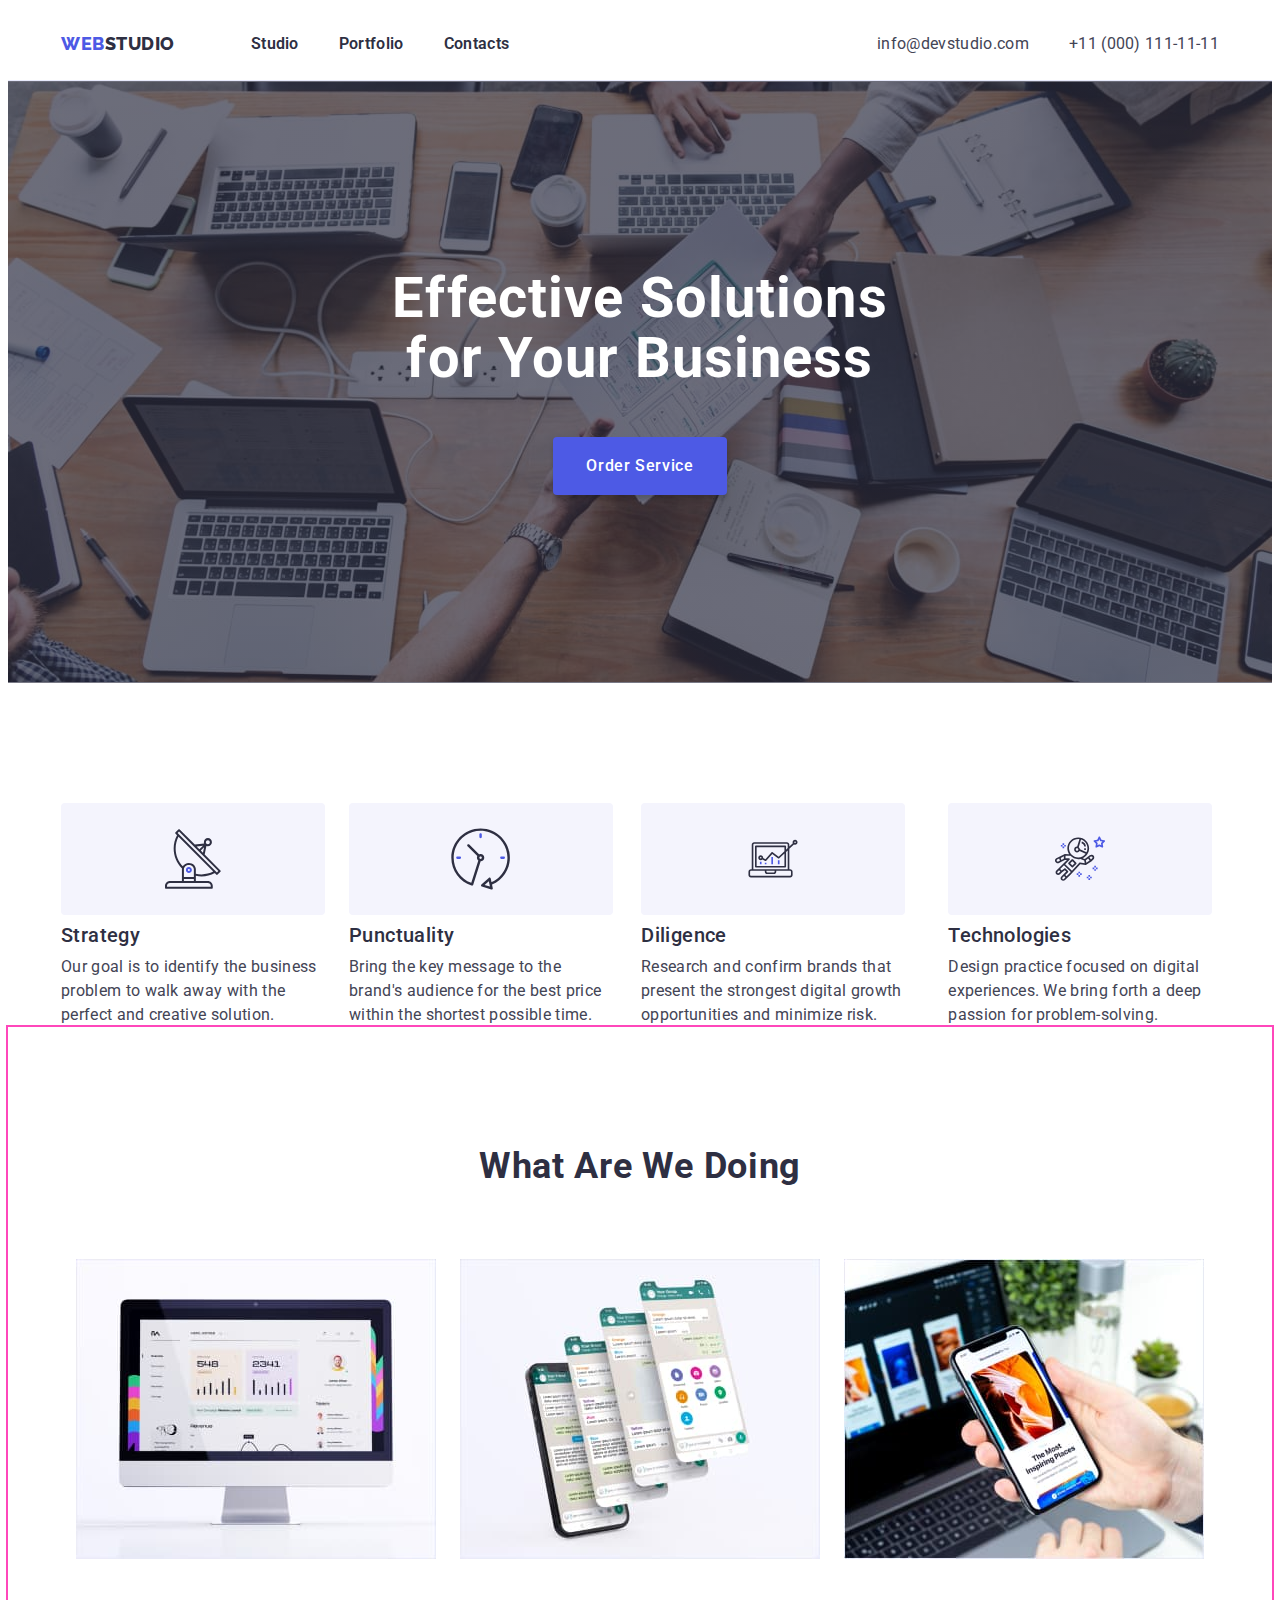
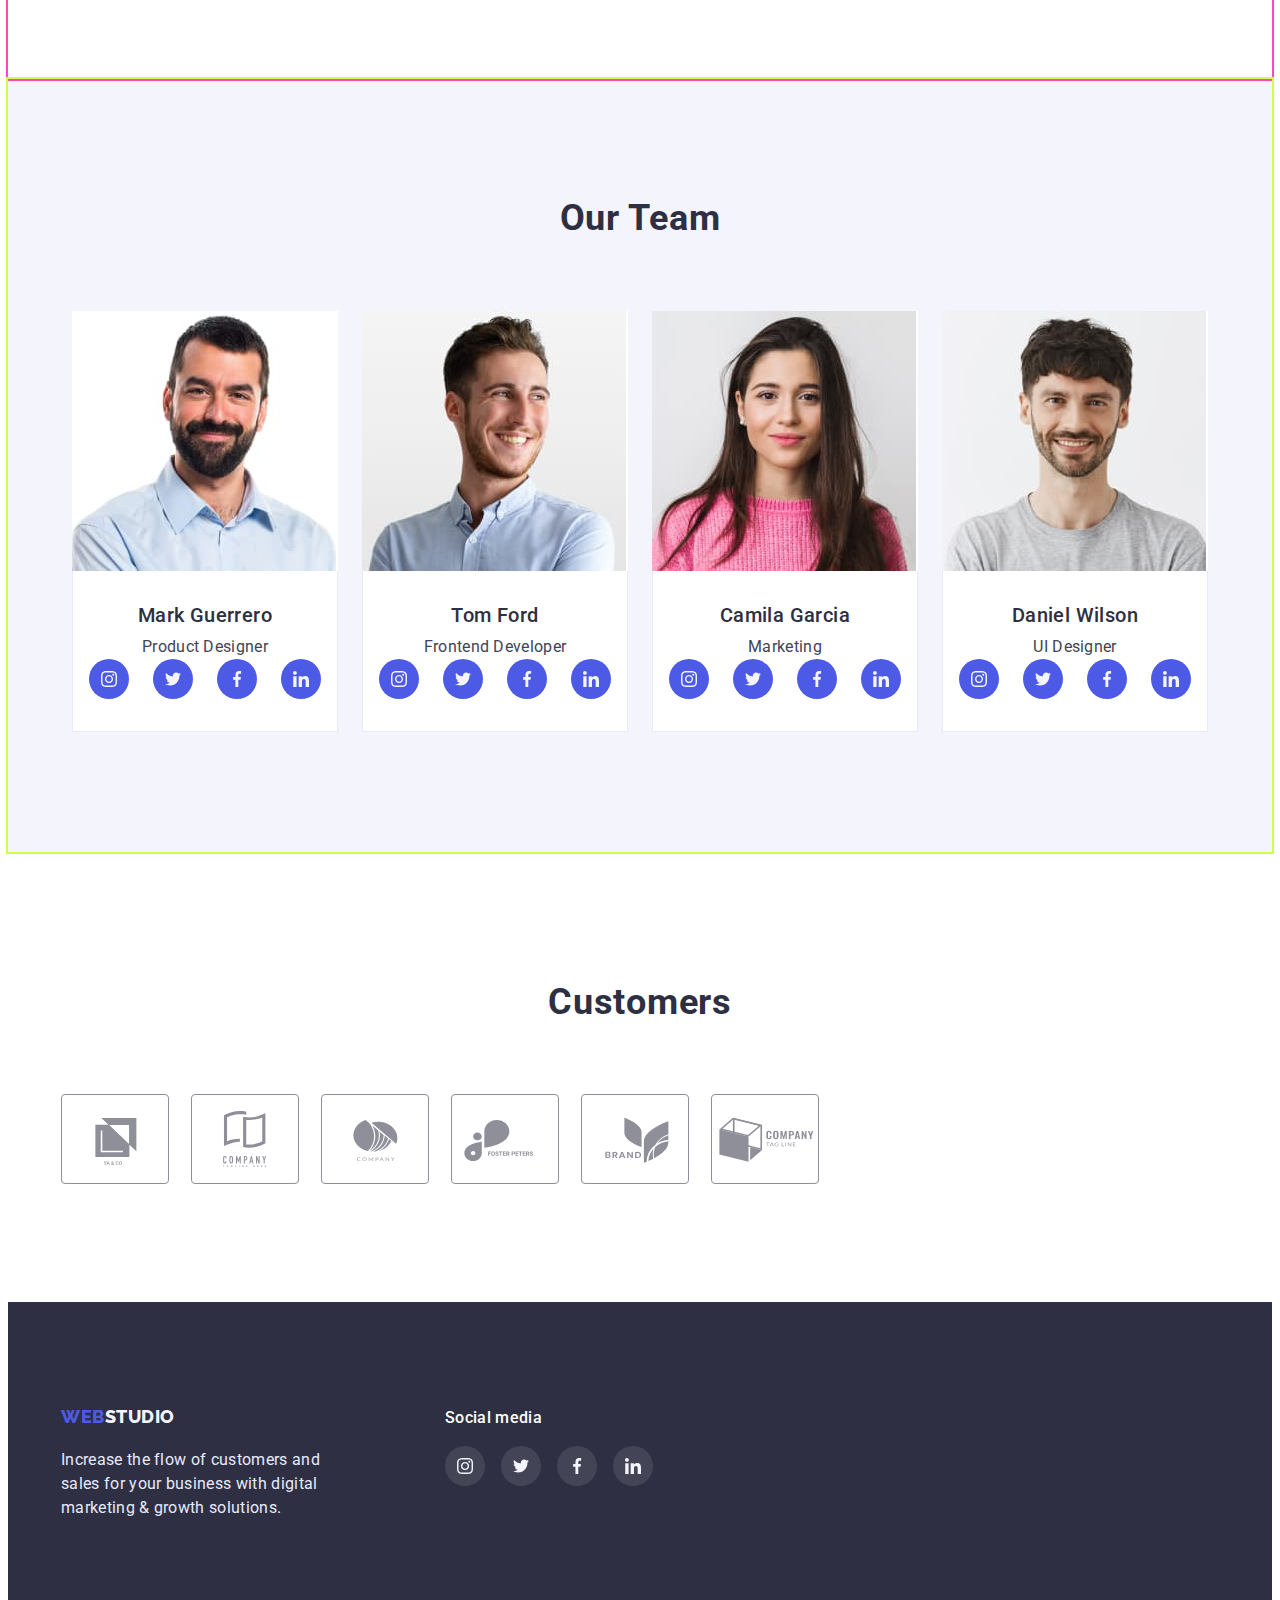
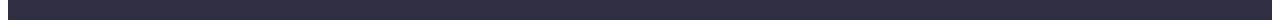
<file: index.html>
<!DOCTYPE html>
<html lang="en">
  <head>
    <meta charset="UTF-8" />
    <meta http-equiv="X-UA-Compatible" content="IE=edge" />
    <meta name="viewport" content="width=device-width, initial-scale=1.0" />
    <title>WebStudio</title>
    <link rel="preconnect" href="https://fonts.googleapis.com" />
    <link rel="preconnect" href="https://fonts.gstatic.com" crossorigin />
    <link
      href="https://fonts.googleapis.com/css2?family=Raleway:wght@800&family=Roboto:wght@400;500;700;900&display=swap"
      rel="stylesheet"
    />
    <link
      rel="stylesheet"
      href="https://cdnjs.cloudflare.com/ajax/libs/modern-normalize/1.1.0/modern-normalize.min.css"
      integrity="sha512-wpPYUAdjBVSE4KJnH1VR1HeZfpl1ub8YT/NKx4PuQ5NmX2tKuGu6U/JRp5y+Y8XG2tV+wKQpNHVUX03MfMFn9Q=="
      crossorigin="anonymous"
      referrerpolicy="no-referrer"
    />
    <link rel="stylesheet" href="./css/styles.css" />
  </head>
  <body>
    <header class="header">
      <div class="conteiner header-conteiner">
        <nav class="header-navigation">
          <a href="./index.html" class="header-logo link">
            <span class="span-header-logo">Web</span>Studio</a
          >
          <ul class="header-list list">
            <li class="header-item">
              <a href="./index.html" class="header-link link">Studio</a>
            </li>
            <li class="header-item">
              <a href="./portfolio.html" class="header-link link">Portfolio</a>
            </li>
            <li class="header-item">
              <a href="" class="header-link link">Contacts</a>
            </li>
          </ul>
        </nav>
        <address class="adress">
          <ul class="adress-list list">
            <li class="adress-item">
              <a href="mailto:info@devstudio.com" class="adress-mail link"
                >info@devstudio.com</a
              >
            </li>
            <li class="adress-item">
              <a href="tel:+110001111111" class="adress-tel link"
                >+11 (000) 111-11-11</a
              >
            </li>
          </ul>
        </address>
      </div>
    </header>
    <main>
      <section class="hero">
        <div class="conteiner">
          <h1 class="hero-title">Effective Solutions for Your Business</h1>
          <button type="button" class="hero-btn">Order Service</button>
        </div>
      </section>
      <section class="information">
        <h2 hidden class="hidden visually-hidden">hidden features</h2>
        <div class="conteiner">
          <ul class="inform-list list">
            <li class="inform-item-icon">
              <div class="information-item">
                <svg class="inform-icon" width="59.72" height="64">
                  <use href="./images/icons.svg#icon-antenna-1-1"></use>
                </svg>
              </div>
              <h3 class="information-title">Strategy</h3>
              <p class="information-desc">
                Our goal is to identify the business problem to walk away with
                the perfect and creative solution.
              </p>
            </li>
            <li class="inform-item-icon">
              <div class="information-item">
                <svg class="inform-icon" width="61.22" height="64">
                  <use href="./images/icons.svg#icon-clock-1-1"></use>
                </svg>
              </div>
              <h3 class="information-title">Punctuality</h3>
              <p class="information-desc">
                Bring the key message to the brand's audience for the best price
                within the shortest possible time.
              </p>
            </li>
            <li class="inform-item-icon">
              <div class="information-item">
                <svg class="inform-icon" width="64" height="49.09">
                  <use href="./images/icons.svg#icon-diagram-1-1"></use>
                </svg>
              </div>
              <h3 class="information-title">Diligence</h3>
              <p class="information-desc">
                Research and confirm brands that present the strongest digital
                growth opportunities and minimize risk.
              </p>
            </li>
            <li class="inform-item-icon">
              <div class="information-item">
                <svg class="inform-icon" width="50.13" height="55.46">
                  <use href="./images/icons.svg#icon-astronaut-1-1"></use>
                </svg>
              </div>
              <h3 class="information-title">Technologies</h3>
              <p class="information-desc">
                Design practice focused on digital experiences. We bring forth a
                deep passion for problem-solving.
              </p>
            </li>
          </ul>
        </div>
      </section>
      <section class="doing">
        <div class="conteiner">
          <h2 class="doing-title">What are we doing</h2>
          <ul class="doing-list list">
            <li class="doing-item">
              <img
                src="./images/comp.jpg"
                alt="computer screen"
                width="360"
                height="300"
              />
            </li>
            <li class="doing-item">
              <img
                src="./images/phone.jpg"
                alt="phone screen"
                width="360"
                height="300"
              />
            </li>
            <li class="doing-item">
              <img
                src="./images/laptop.jpg"
                alt="laptop screen"
                width="360"
                height="300"
              />
            </li>
          </ul>
        </div>
      </section>
      <section class="team">
        <h2 class="team-title">Our Team</h2>
        <div class="conteiner">
          <ul class="team-list list">
            <li class="team-item">
              <img
                src="./images/markguerrero.jpg"
                alt="Mark Guerrero"
                width="264"
                height="260"
              />
              <div class="portfolio-borders">
                <h3 class="team-name">Mark Guerrero</h3>
                <p class="team-position">Product Designer</p>
                <ul class="team-soc-list list">
                  <li class="team-soc-item">
                    <a href="" class="team-soc-link link">
                      <svg class="team-soc-icom" width="16px" height="16px">
                        <use href="./images/icons.svg#icon-instagr-1"></use>
                      </svg>
                    </a>
                  </li>
                  <li class="team-soc-item">
                    <a href="" class="team-soc-link link">
                      <svg class="team-soc-icom" width="16" height="16">
                        <use href="./images/icons.svg#icon--1"></use></svg
                    ></a>
                  </li>
                  <li class="team-soc-item">
                    <a href="" class="team-soc-link link">
                      <svg class="team-soc-icom" width="16" height="16">
                        <use href="./images/icons.svg#icon-faceb-1"></use>
                      </svg>
                    </a>
                  </li>
                  <li class="team-soc-item">
                    <a href="" class="team-soc-link link">
                      <svg class="team-soc-icom" width="16" height="16">
                        <use href="./images/icons.svg#icon-inst-1"></use>
                      </svg>
                    </a>
                  </li>
                </ul>
              </div>
            </li>
            <li class="team-item">
              <img
                src="./images/tomford.jpg"
                alt="Tom Ford"
                width="264"
                height="260"
              />
              <div class="portfolio-borders">
                <h3 class="team-name">Tom Ford</h3>
                <p class="team-position">Frontend Developer</p>
                <ul class="team-soc-list list">
                  <li class="team-soc-item">
                    <a href="" class="team-soc-link link">
                      <svg class="team-soc-icom" width="16px" height="16px">
                        <use href="./images/icons.svg#icon-instagr-1"></use>
                      </svg>
                    </a>
                  </li>
                  <li class="team-soc-item">
                    <a href="" class="team-soc-link link">
                      <svg class="team-soc-icom" width="16px" height="16px">
                        <use href="./images/icons.svg#icon--1"></use></svg
                    ></a>
                  </li>
                  <li class="team-soc-item">
                    <a href="" class="team-soc-link link">
                      <svg class="team-soc-icom" width="16px" height="16px">
                        <use href="./images/icons.svg#icon-faceb-1"></use>
                      </svg>
                    </a>
                  </li>
                  <li class="team-soc-item">
                    <a href="" class="team-soc-link link">
                      <svg class="team-soc-icom" width="16px" height="16px">
                        <use href="./images/icons.svg#icon-inst-1"></use>
                      </svg>
                    </a>
                  </li>
                </ul>
              </div>
            </li>
            <li class="team-item">
              <img
                src="./images/camilagarcia.jpg"
                alt="Camila Garcia"
                width="264"
                height="260"
              />
              <div class="portfolio-borders">
                <h3 class="team-name">Camila Garcia</h3>
                <p class="team-position">Marketing</p>
                <ul class="team-soc-list list">
                  <li class="team-soc-item">
                    <a href="" class="team-soc-link link">
                      <svg class="team-soc-icom" width="16" height="16">
                        <use href="./images/icons.svg#icon-instagr-1"></use>
                      </svg>
                    </a>
                  </li>
                  <li class="team-soc-item">
                    <a href="" class="team-soc-link link">
                      <svg class="team-soc-icom" width="16" height="16">
                        <use href="./images/icons.svg#icon--1"></use></svg
                    ></a>
                  </li>
                  <li class="team-soc-item">
                    <a href="" class="team-soc-link link">
                      <svg class="team-soc-icom" width="16" height="16">
                        <use href="./images/icons.svg#icon-faceb-1"></use>
                      </svg>
                    </a>
                  </li>
                  <li class="team-soc-item">
                    <a href="" class="team-soc-link link">
                      <svg class="team-soc-icom" width="16" height="16">
                        <use href="./images/icons.svg#icon-inst-1"></use>
                      </svg>
                    </a>
                  </li>
                </ul>
              </div>
            </li>
            <li class="team-item">
              <img
                src="./images/danielwilson.jpg"
                alt="Daniel Wilson"
                width="264"
                height="260"
              />
              <div class="portfolio-borders">
                <h3 class="team-name">Daniel Wilson</h3>
                <p class="team-position">UI Designer</p>
                <ul class="team-soc-list list">
                  <li class="team-soc-item">
                    <a href="" class="team-soc-link link">
                      <svg class="team-soc-icom" width="16" height="16">
                        <use href="./images/icons.svg#icon-instagr-1"></use>
                      </svg>
                    </a>
                  </li>
                  <li class="team-soc-item">
                    <a href="" class="team-soc-link link">
                      <svg class="team-soc-icom" width="16" height="16">
                        <use href="./images/icons.svg#icon--1"></use></svg
                    ></a>
                  </li>
                  <li class="team-soc-item">
                    <a href="" class="team-soc-link link">
                      <svg class="team-soc-icom" width="16" height="16">
                        <use href="./images/icons.svg#icon-faceb-1"></use>
                      </svg>
                    </a>
                  </li>
                  <li class="team-soc-item">
                    <a href="" class="team-soc-link link">
                      <svg class="team-soc-icom" width="16" height="16">
                        <use href="./images/icons.svg#icon-inst-1"></use>
                      </svg>
                    </a>
                  </li>
                </ul>
              </div>
            </li>
          </ul>
        </div>
      </section>
      <section class="customers">
        <h2 class="cuctomers-title">Customers</h2>
        <div class="conteiner">
          <ul class="cuctomers-list list">
            <li class="customers-item">
              <a href="" class="customers-link link">
                <svg class="customers-icon" width="104" height="56">
                  <use href="./images/icons.svg#icon-ya-co-1"></use>
                </svg>
              </a>
            </li>
            <li class="customers-item">
              <a href="" class="customers-link link">
                <svg class="customers-icon" width="104" height="56">
                  <use href="./images/icons.svg#icon-compani-tag-1"></use>
                </svg>
              </a>
            </li>
            <li class="customers-item">
              <a href="" class="customers-link link">
                <svg class="customers-icon" width="104" height="56">
                  <use href="./images/icons.svg#icon-compani-1"></use>
                </svg>
              </a>
            </li>
            <li class="customers-item">
              <a href="" class="customers-link link">
                <svg class="customers-icon" width="104" height="56">
                  <use href="./images/icons.svg#icon-fosters-peters-1"></use>
                </svg>
              </a>
            </li>
            <li class="customers-item">
              <a href="" class="customers-link link">
                <svg class="customers-icon" width="104" height="56">
                  <use href="./images/icons.svg#icon-brand-1"></use>
                </svg>
              </a>
            </li>
            <li class="customers-item">
              <a href="" class="customers-link link">
                <svg class="customers-icon" width="104" height="56">
                  <use href="./images/icons.svg#icon-compani-line-1"></use>
                </svg>
              </a>
            </li>
          </ul>
        </div>
      </section>
    </main>
    <footer class="footer">
      <div class="conteiner footer-conteiner">
        <div class="footer-info">
          <h2 hidden class="hidden visually-hidden">hidden features</h2>
          <a href="./index.html" class="footer-logo link"
            ><span class="span-footer-logo">Web</span>Studio</a
          >
          <p class="footer-tagline">
            Increase the flow of customers and sales for your business with
            digital marketing & growth solutions.
          </p>
        </div>
        <div class="footer-media">
          <h3 class="footer-media-title">Social media</h3>
          <ul class="media-list list">
            <li class="media-item">
              <a href="" class="media-link link">
                <svg class="media-icon" width="16" height="16">
                  <use href="./images/icons.svg#icon-instagram-foter"></use>
                </svg>
              </a>
            </li>
            <li class="media-item">
              <a href="" class="media-link link">
                <svg class="media-icon" width="16" height="16">
                  <use href="./images/icons.svg#icon-twitter-foter"></use>
                </svg>
              </a>
            </li>
            <li class="media-item">
              <a href="" class="media-link link">
                <svg class="media-icon" width="16" height="16">
                  <use href="./images/icons.svg#icon-facebook-foter"></use>
                </svg>
              </a>
            </li>
            <li class="media-item">
              <a href="" class="media-link link">
                <svg class="media-icon" width="16" height="16">
                  <use href="./images/icons.svg#icon-linkedin-foter"></use>
                </svg>
              </a>
            </li>
          </ul>
        </div>
      </div>
    </footer>
  </body>
</html>
</file>
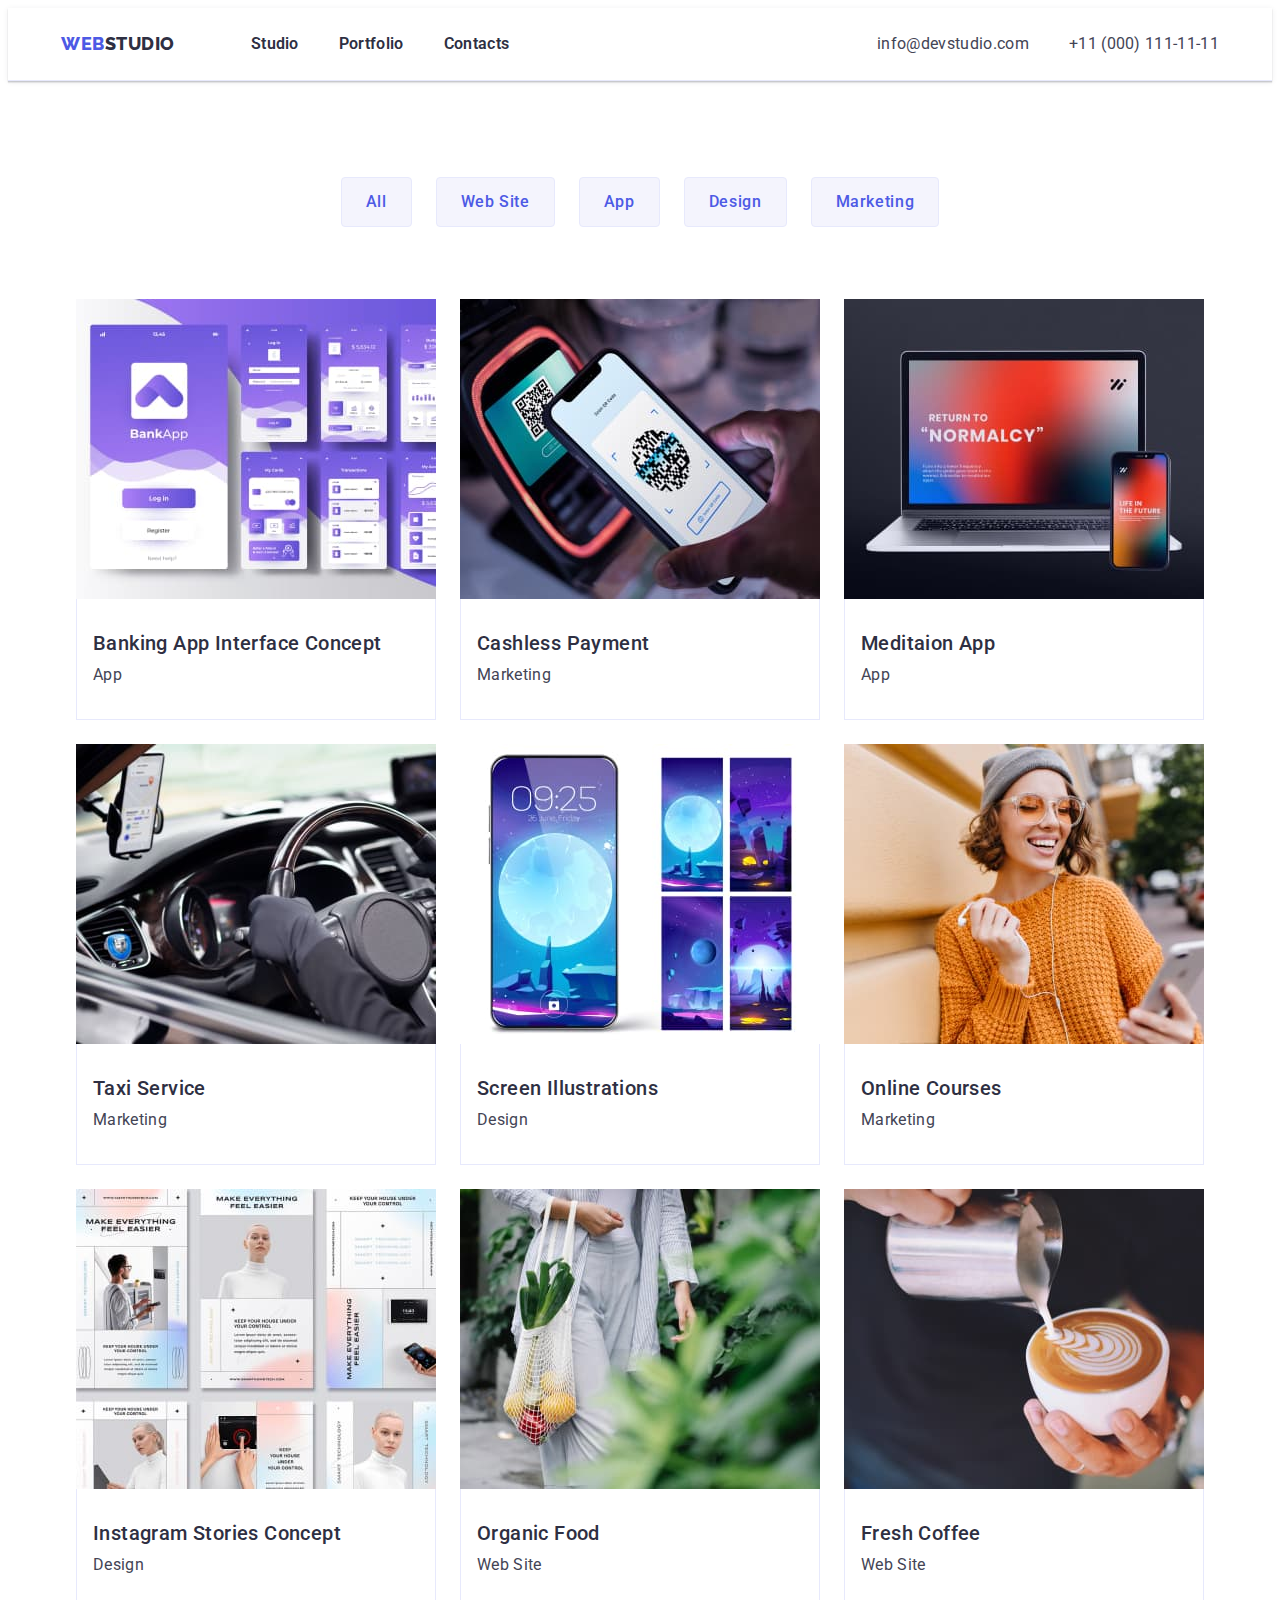
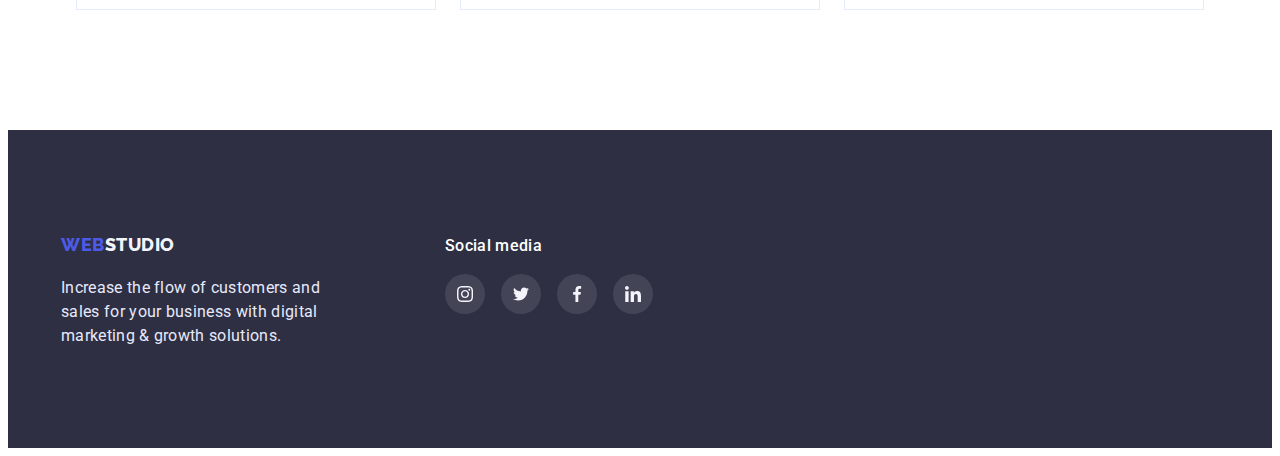
<file: portfolio.html>
<!DOCTYPE html>
<html lang="en">
  <head>
    <meta charset="UTF-8" />
    <meta http-equiv="X-UA-Compatible" content="IE=edge" />
    <meta name="viewport" content="width=device-width, initial-scale=1.0" />
    <title>WebStudio</title>
    <link rel="preconnect" href="https://fonts.googleapis.com" />
    <link rel="preconnect" href="https://fonts.gstatic.com" crossorigin />
    <link
      href="https://fonts.googleapis.com/css2?family=Raleway:wght@800&family=Roboto:wght@400;500;700;900&display=swap"
      rel="stylesheet"
    />
    <link
      rel="stylesheet"
      href="https://cdnjs.cloudflare.com/ajax/libs/modern-normalize/1.1.0/modern-normalize.min.css"
      integrity="sha512-wpPYUAdjBVSE4KJnH1VR1HeZfpl1ub8YT/NKx4PuQ5NmX2tKuGu6U/JRp5y+Y8XG2tV+wKQpNHVUX03MfMFn9Q=="
      crossorigin="anonymous"
      referrerpolicy="no-referrer"
    />
    <link rel="stylesheet" href="./css/styles.css" />
  </head>
  <body>
    <header class="header heder-portfolio">
      <div class="conteiner header-conteiner">
        <nav class="header-navigation">
          <a href="./index.html" class="header-logo link">
            <span class="span-header-logo">Web</span>Studio</a
          >
          <ul class="header-list list">
            <li class="header-item">
              <a href="./index.html" class="header-link link">Studio</a>
            </li>
            <li class="header-item">
              <a href="./portfolio.html" class="header-link link">Portfolio</a>
            </li>
            <li class="header-item">
              <a href="" class="header-link link">Contacts</a>
            </li>
          </ul>
        </nav>
        <address class="adress">
          <ul class="adress-list list">
            <li class="adress-item">
              <a href="mailto:info@devstudio.com" class="adress-mail link"
                >info@devstudio.com</a
              >
            </li>
            <li class="adress-item">
              <a href="tel:+110001111111" class="adress-tel link"
                >+11 (000) 111-11-11</a
              >
            </li>
          </ul>
        </address>
      </div>
    </header>
    <main class="main-portfolio">
      <section class="portfolio">
        <div class="conteiner">
          <h2 hidden class="hidden visually-hidden">hidden features</h2>
          <ul class="portfolio-list-btn list">
            <li><button type="button" class="portfolio-btn">All</button></li>
            <li>
              <button type="button" class="portfolio-btn">Web Site</button>
            </li>
            <li><button type="button" class="portfolio-btn">App</button></li>
            <li><button type="button" class="portfolio-btn">Design</button></li>
            <li>
              <button type="button" class="portfolio-btn">Marketing</button>
            </li>
          </ul>
          <h2 hidden class="hidden visually-hidden">hidden features</h2>
          <ul class="portfolio-list list">
            <li class="portfolio-examples">
              <div class="imig-shadow">
                <img
                  src="./images/app-interface.jpg"
                  alt="Banking App Interface Concept"
                  width="360"
                  height="300"
                />
              </div>
              <div class="portfolio-borders">
                <h3 class="portfolio-title">Banking App Interface Concept</h3>
                <p class="information-desc">App</p>
              </div>
            </li>
            <li class="portfolio-examples">
              <div class="imig-shadow">
                <img
                  src="./images/cashless-payment.jpg"
                  alt="Cashless Payment"
                  width="360"
                  height="300"
                />
              </div>
              <div class="portfolio-borders">
                <h3 class="portfolio-title">Cashless Payment</h3>
                <p class="information-desc">Marketing</p>
              </div>
            </li>
            <li class="portfolio-examples">
              <div class="imig-shadow">
                <img
                  src="./images/meditaion-app.jpg"
                  alt="Meditaion App"
                  width="360"
                  height="300"
                />
              </div>
              <div class="portfolio-borders">
                <h3 class="portfolio-title">Meditaion App</h3>
                <p class="information-desc">App</p>
              </div>
            </li>
            <li class="portfolio-examples">
              <div class="imig-shadow">
                <img
                  src="./images/taxi-service.jpg"
                  alt="Taxi Service"
                  width="360"
                  height="300"
                />
              </div>
              <div class="portfolio-borders">
                <h3 class="portfolio-title">Taxi Service</h3>
                <p class="information-desc">Marketing</p>
              </div>
            </li>
            <li class="portfolio-examples">
              <div class="imig-shadow">
                <img
                  src="./images/screen-iIlustrations.jpg"
                  alt="Screen Illustrations"
                  width="360"
                  height="300"
                />
              </div>
              <div class="portfolio-borders">
                <h3 class="portfolio-title">Screen Illustrations</h3>
                <p class="information-desc">Design</p>
              </div>
            </li>
            <li class="portfolio-examples">
              <div class="imig-shadow">
                <img
                  src="./images/online-courses.jpg"
                  alt="Online Courses"
                  width="360"
                  height="300"
                />
              </div>
              <div class="portfolio-borders">
                <h3 class="portfolio-title">Online Courses</h3>
                <p class="information-desc">Marketing</p>
              </div>
            </li>
            <li class="portfolio-examples">
              <div class="imig-shadow">
                <img
                  src="./images/instagram-storiesconcept.jpg"
                  alt="Instagram Stories Concept"
                  width="360"
                  height="300"
                />
              </div>
              <div class="portfolio-borders">
                <h3 class="portfolio-title">Instagram Stories Concept</h3>
                <p class="information-desc">Design</p>
              </div>
            </li>
            <li class="portfolio-examples">
              <div class="imig-shadow">
                <img
                  src="./images/organic-food.jpg"
                  alt="Organic Food"
                  width="360"
                  height="300"
                />
              </div>
              <div class="portfolio-borders">
                <h3 class="portfolio-title">Organic Food</h3>
                <p class="information-desc">Web Site</p>
              </div>
            </li>
            <li class="portfolio-examples">
              <diw class="imig-shadow">
                <img
                  src="./images/fresh-coffee.jpg"
                  alt="Fresh Coffee"
                  width="360"
                  height="300"
                />
              </diw>
              <div class="portfolio-borders">
                <h3 class="portfolio-title">Fresh Coffee</h3>
                <p class="information-desc">Web Site</p>
              </div>
            </li>
          </ul>
        </div>
      </section>
    </main>
    <footer class="footer">
      <div class="conteiner footer-conteiner">
        <div class="footer-info">
          <h2 hidden class="hidden visually-hidden">hidden features</h2>
          <a href="./index.html" class="footer-logo link"
            ><span class="span-footer-logo">Web</span>Studio</a
          >
          <p class="footer-tagline">
            Increase the flow of customers and sales for your business with
            digital marketing & growth solutions.
          </p>
        </div>
        <div class="footer-media">
          <h3 class="footer-media-title">Social media</h3>
          <ul class="media-list list">
            <li class="media-item">
              <a href="" class="media-link link">
                <svg class="media-icon" width="16" height="16">
                  <use href="./images/icons.svg#icon-instagram-foter"></use>
                </svg>
              </a>
            </li>
            <li class="media-item">
              <a href="" class="media-link link">
                <svg class="media-icon" width="16" height="16">
                  <use href="./images/icons.svg#icon-twitter-foter"></use>
                </svg>
              </a>
            </li>
            <li class="media-item">
              <a href="" class="media-link link">
                <svg class="media-icon" width="16" height="16">
                  <use href="./images/icons.svg#icon-facebook-foter"></use>
                </svg>
              </a>
            </li>
            <li class="media-item">
              <a href="" class="media-link link">
                <svg class="media-icon" width="16" height="16">
                  <use href="./images/icons.svg#icon-linkedin-foter"></use>
                </svg>
              </a>
            </li>
          </ul>
        </div>
      </div>
    </footer>
  </body>
</html>
</file>
<file: css/styles.css>
:root {
  --main-title-fontweight: 500;
  --paragraph-color: #434455;
  --paragraph-fontsize: 16px;
  --logo-akcent-color: #4d5ae5;
  --gra: linear-gradient(rgb(46, 47, 66, 0.7), rgb(46, 47, 66, 0.7));
}
html {
  box-sizing: border-box;
}
*. *::before,
*::after {
  box-sizing: inherit;
}
body {
  font-family: "Roboto", sans-serif;
  color: #2e2f42;
}
h1,
h2,
h3,
h4,
h5,
h6,
p {
  margin: 0;
}
ul {
  margin: 0;
  padding-left: 0;
}
button {
  cursor: pointer;
}
img {
  max-width: 100%;
  height: auto;
  display: block;
}
.list {
  list-style: none;
}
.link {
  text-decoration: none;
}
.visually-hidden {
  position: absolute;
  white-space: nowrap;
  width: 1px;
  height: 1px;
  overflow: hidden;
  border: 0;
  padding: 0;
  clip: rect(0 0 0 0);
  clip-path: inset(50%);
  margin: -1px;
}
.conteiner-hero {
  width: 1158px;
  margin-left: auto;
  margin-right: auto;
}
.conteiner {
  width: 1158px;
  padding-left: 15px;
  padding-right: 15px;
  margin-left: auto;
  margin-right: auto;
}
/*------Header-------*/
.header {
  padding-top: 24px;
  padding-bottom: 24px;
  border-bottom: 1px solid #e7e9fc;
  background: #ffffff;
}
.header-conteiner {
  display: flex;
}
.header-navigation {
  display: flex;
  align-items: center;
}
.span-header-logo {
  font-family: "Raleway", sans-serif;
  font-weight: 800;
  font-size: 18px;
  line-height: 1.33;
  align-items: center;
  letter-spacing: 0.03em;
  text-transform: uppercase;
  /* IRIS */
  color: var(--logo-akcent-color);
}
.header-logo {
  margin-right: 76px;
  font-family: "Raleway";
  font-weight: 800;
  font-size: 18px;
  line-height: 1.33;
  align-items: center;
  letter-spacing: 0.03em;
  text-transform: uppercase;
  color: #2e2f42;
}
.header-list {
  display: flex;
  gap: 40px;
}
.header-item {
  font-weight: 500;
  font-size: 16px;
  line-height: 1.5;
  /* identical to box height, or 150% */
  letter-spacing: 0.02em;
}
.header-link {
  font-weight: 600;
  font-size: 16px;
  line-height: 1.5;
  letter-spacing: 0.02em;
  /* NAVY BLUE */
  color: #2e2f42;
}
.header-link:hover,
.header-link:focus {
  color: #4d5ae5;
}
/*------Adress-------*/
.adress {
  margin-left: auto;
}
.adress-list {
  display: flex;
  flex-wrap: wrap;
  align-items: center;
  gap: 40px;
}
.adress-item {
  font-style: normal;
  font-size: 16px;
  line-height: 1.5;
  letter-spacing: 0.02em;
  /* SLATE */
  color: #434455;
}
.adress-mail {
  font-style: normal;
  font-size: 16px;
  line-height: 1.5;
  letter-spacing: 0.02em;
  /* SLATE */
  color: #434455;
}
.adress-mail:hover,
.adress-mail:focus {
  color: #4d5ae5;
}
.adress-tel {
  font-style: normal;
  font-size: 16px;
  line-height: 1.5;
  letter-spacing: 0.02em;
  /* SLATE */
  color: #434455;
}
.adress-tel:hover,
.adress-tel:focus {
  color: #4d5ae5;
}
/*------Hero-------*/
.hero {
  max-width: 1440px;
  margin: 0 auto;
  background-position: center;
  background-repeat: no-repeat;
  background-image: var(--gra), url(../images/hero-bg.jpg);
  padding-top: 188px;
  padding-bottom: 188px;
  /* background: #2e2f42;*/
  text-align: center;
}
.hero-title {
  display: inline-block;
  max-width: 496px;
  margin-left: auto;
  margin-right: auto;
  font-size: 56px;
  line-height: 1.07;
  letter-spacing: 0.02em;
  color: #ffffff;
}
.hero-btn {
  margin-top: 48px;
  margin-right: auto;
  margin-left: auto;
  display: inline-block;
  font-weight: 500;
  font-size: 16px;
  line-height: 1.5;
  display: flex;
  align-items: center;
  letter-spacing: 0.04em;
  cursor: pointer;
  color: #ffffff;
  background: #4d5ae5;
  box-shadow: 0px 4px 4px rgba(0, 0, 0, 0.15);
  border-radius: 4px;
  padding: 16px 32px;
  min-width: 169px;
  border: 1px solid transparent;
  font-family: inherit;
}
.hero-btn:hover,
.hero-btn:focus {
  background: #404bbf;
}
/*-----information--------*/
.information {
  padding-top: 120px;
}
.hidden {
}
.information-list {
  justify-content: center;
  display: flex;
  gap: 24px;
}
.information-item {
  display: flex;
  align-items: center;
  justify-content: center;
  width: 264px;
  height: 112px;
  background: #f4f4fd;
  border-color: #f4f4fd;
  border-radius: 4px;
}
.information-title {
  margin-top: 8px;
  font-weight: var(--main-title-fontweight);
  font-size: 20px;
  line-height: 1.2;
  letter-spacing: 0.02em;
}
.information-desc {
  min-width: 264px;
  margin-top: 8px;
  font-size: var(--paragraph-fontsize);
  line-height: 1.5;
  letter-spacing: 0.02em;
  /* SLATE */
  color: var(--paragraph-color);
}
.inform-list {
  display: flex;
  gap: 24px;
}

.inform-item-icon {
  width: calc((100%-72px) / 4);
}
.inform-link {
  width: 100%;
  height: 100%;
  display: flex;
  align-items: center;
  justify-content: center;
}
.inform-icon {
  fill: #2e2f42;
}
/*
.information-item:is(:hover, :focus) {
  border-color: #4d5ae5;
}

.information-item:is(:hover, :focus) .inform-icon {
  fill: #4d5ae5;
  border-color: #4d5ae5;
}
*/

/*-----Doing--------*/
.doing {
  padding-bottom: 120px;
  padding-top: 120px;
  outline: 2px solid rgb(255, 71, 187);
}
.doing-title {
  margin-bottom: 72px;
  font-size: 36px;
  line-height: 1.11;
  text-align: center;
  letter-spacing: 0.02em;
  text-transform: capitalize;
}
.doing-list {
  justify-content: center;
  display: flex;
  gap: 24px;
}
.doing-item {
}
/*-----Team--------*/
.team {
  padding-top: 120px;
  padding-bottom: 120px;
  outline: 2px solid rgb(206, 255, 71);
  background: #f4f4fd;
}
.team-title {
  margin-bottom: 72px;
  font-size: 36px;
  line-height: 1.11;
  text-align: center;
  letter-spacing: 0.02em;
  text-transform: capitalize;
}
.team-list {
  align-items: center;
  justify-content: center;
  display: flex;
  gap: 24px;
}
.team-item {
  background-color: #ffffff;
}
.team-name {
  font-weight: var(--main-title-fontweight);
  font-size: 20px;
  line-height: 1.2;
  text-align: center;
  letter-spacing: 0.02em;
}
.team-position {
  margin-top: 8px;
  font-size: var(--paragraph-fontsize);
  line-height: 1.5;
  text-align: center;
  letter-spacing: 0.02em;
  /* SLATE */
  color: var(--paragraph-color);
}
.team-soc-list {
  display: flex;
  justify-content: center;
  align-items: center;
  gap: 24px;
}
.team-soc-item {
  width: 40px;
  height: 40px;
}
.team-soc-link {
  width: 100%;
  height: 100%;
  background-color: #4d5ae5;
  display: flex;
  align-items: center;
  justify-content: center;
  border-radius: 50%;
  fill: #f4f4fd;
}
.team-soc-link:is(:hover, :focus) {
  background-color: #404bbf;
}
.customers {
  outline: 4px rgb(139, 46, 46);
  padding-bottom: 120px;
  padding-top: 130px;
}
.cuctomers-title {
  margin-bottom: 72px;
  font-weight: 700;
  font-size: 36px;
  line-height: 1.12;
  text-align: center;
  letter-spacing: 0.02em;
  text-transform: capitalize;
  color: #2e2f42;
}
.cuctomers-list {
  display: flex;
  gap: 24px;
}
.customers-item {
  width: calc((100%-120px) / 6);
  height: 88px;
}
.customers-link {
  width: 100%;
  height: 100%;
  border: 1px solid #8e8f99;
  border-radius: 4px;
  display: flex;
  align-items: center;
  justify-content: center;
}
.customers-icon {
  fill: #8e8f99;
}
.customers-link:is(:hover, :focus) {
  border-color: #9747ff;
}
.customers-link:is(:hover, :focus) .customers-icon {
  border-color: #9747ff;
  fill: #404bbf;
}

/*-----Footer--------*/

.footer {
  padding-top: 100px;
  padding-bottom: 100px;
  background: #2e2f42;
}
.footer-conteiner {
  display: flex;
  align-items: baseline;
}
.footer-info {
  margin-right: 120px;
  align-items: center;
  justify-content: center;
}
.footer-media {
  align-items: center;
  justify-content: center;
}
.footer-logo {
  display: flex;
  font-family: "Raleway", sans-serif;
  font-weight: 800;
  font-size: 18px;
  line-height: 1.17;
  align-items: center;
  letter-spacing: 0.03em;
  text-transform: uppercase;
  color: #f4f4fd;
}
.footer-tagline {
  margin-top: 16px;
  width: 264px;
  font-size: 16px;
  line-height: 1.5;
  letter-spacing: 0.02em;
  /* CORNFLOWER */
  color: #e7e9fc;
}
.span-footer-logo {
  display: flex;
  font-family: "Raleway", sans-serif;
  font-weight: 800;
  font-size: 18px;
  line-height: 1.66;
  align-items: center;
  letter-spacing: 0.03em;
  text-transform: uppercase;
  color: var(--logo-akcent-color);
}

.footer-media-title {
  margin-bottom: 16px;
  font-weight: 500;
  font-size: 16px;
  line-height: 1.5;
  letter-spacing: 0.02em;
  color: #ffffff;
}
.media-list {
  display: flex;
  gap: 16px;
}
.media-item {
  width: 40px;
  height: 40px;
}
.media-link {
  width: 100%;
  height: 100%;
  background-color: rgba(255, 255, 255, 0.1);
  display: flex;
  align-items: center;
  justify-content: center;
  border-radius: 50%;
}
.media-icon {
  fill: #f4f4fd;
}
.media-link:is(:hover, :focus) {
  background: #31d0aa;
}
.media-link:is(:hover, :focus) .media-icom {
  border-color: #9747ff;
  background: #31d0aa;
  fill: #9747ff;
}
/*-----portfolio----*/
.portfolio {
  padding-top: 96px;
  padding-bottom: 120px;
}
.main-portfolio {
}
.portfolio-btn {
  padding: 12px 24px;
  min-height: 48px;
  border: 1px solid #e7e9fc;
  border-radius: 4px;
  font-weight: 500;
  font-size: 16px;
  line-height: 1.5;
  align-items: center;
  text-align: center;
  letter-spacing: 0.04em;
  cursor: pointer;
  /* IRIS */
  color: #4d5ae5;
  background: #f4f4fd;
  font-family: inherit;
}
.portfolio-btn:hover,
.portfolio-btn:focus {
  color: #ffffff;
  background: #4d5ae5;
  box-shadow: 0px 2px 1px rgba(46, 47, 66, 0.08),
    0px 1px 1px rgba(46, 47, 66, 0.16), 0px 1px 6px rgba(46, 47, 66, 0.08);
}
.heder-portfolio {
  background: #ffffff;
  border-bottom: 1px solid #e7e9fc;
  box-shadow: 0px 2px 1px rgba(46, 47, 66, 0.08),
    0px 1px 1px rgba(46, 47, 66, 0.16), 0px 1px 6px rgba(46, 47, 66, 0.08);
}
.portfolio-list {
  justify-content: center;
  display: flex;
  flex-wrap: wrap;
  gap: 24px;
}
.portfolio-list-btn {
  margin-bottom: 72px;
  justify-content: center;
  display: flex;
  flex-wrap: wrap;
  gap: 24px;
}
.portfolio-examples {
}
.portfolio-title {
  font-weight: var(--main-title-fontweight);
  font-size: 20px;
  line-height: 1.2;
  letter-spacing: 0.02em;
}
.portfolio-borders {
  border-left: 1px solid #e7e9fc;
  border-right: 1px solid #e7e9fc;
  border-bottom: 1px solid #e7e9fc;
  background: #ffffff;
  padding: 32px 16px;
}
.portfolio-borders:hover,
.portfolio-borders:focus {
  box-shadow: 0px 1px 6px rgba(46, 47, 66, 0.08),
    0px 1px 1px rgba(46, 47, 66, 0.16), 0px 2px 1px rgba(46, 47, 66, 0.08);
  border-radius: 0px 0px 4px 4px;
}
.imig-shadow:hover,
.imig-shadow:focus {
  box-shadow: 0px 1px 6px rgba(46, 47, 66, 0.285),
    0px 1px 1px rgba(46, 47, 66, 0.16), 0px 2px 1px rgba(46, 47, 66, 0.08);
  border-radius: 0px 0px 4px 4px;
}
</file>
